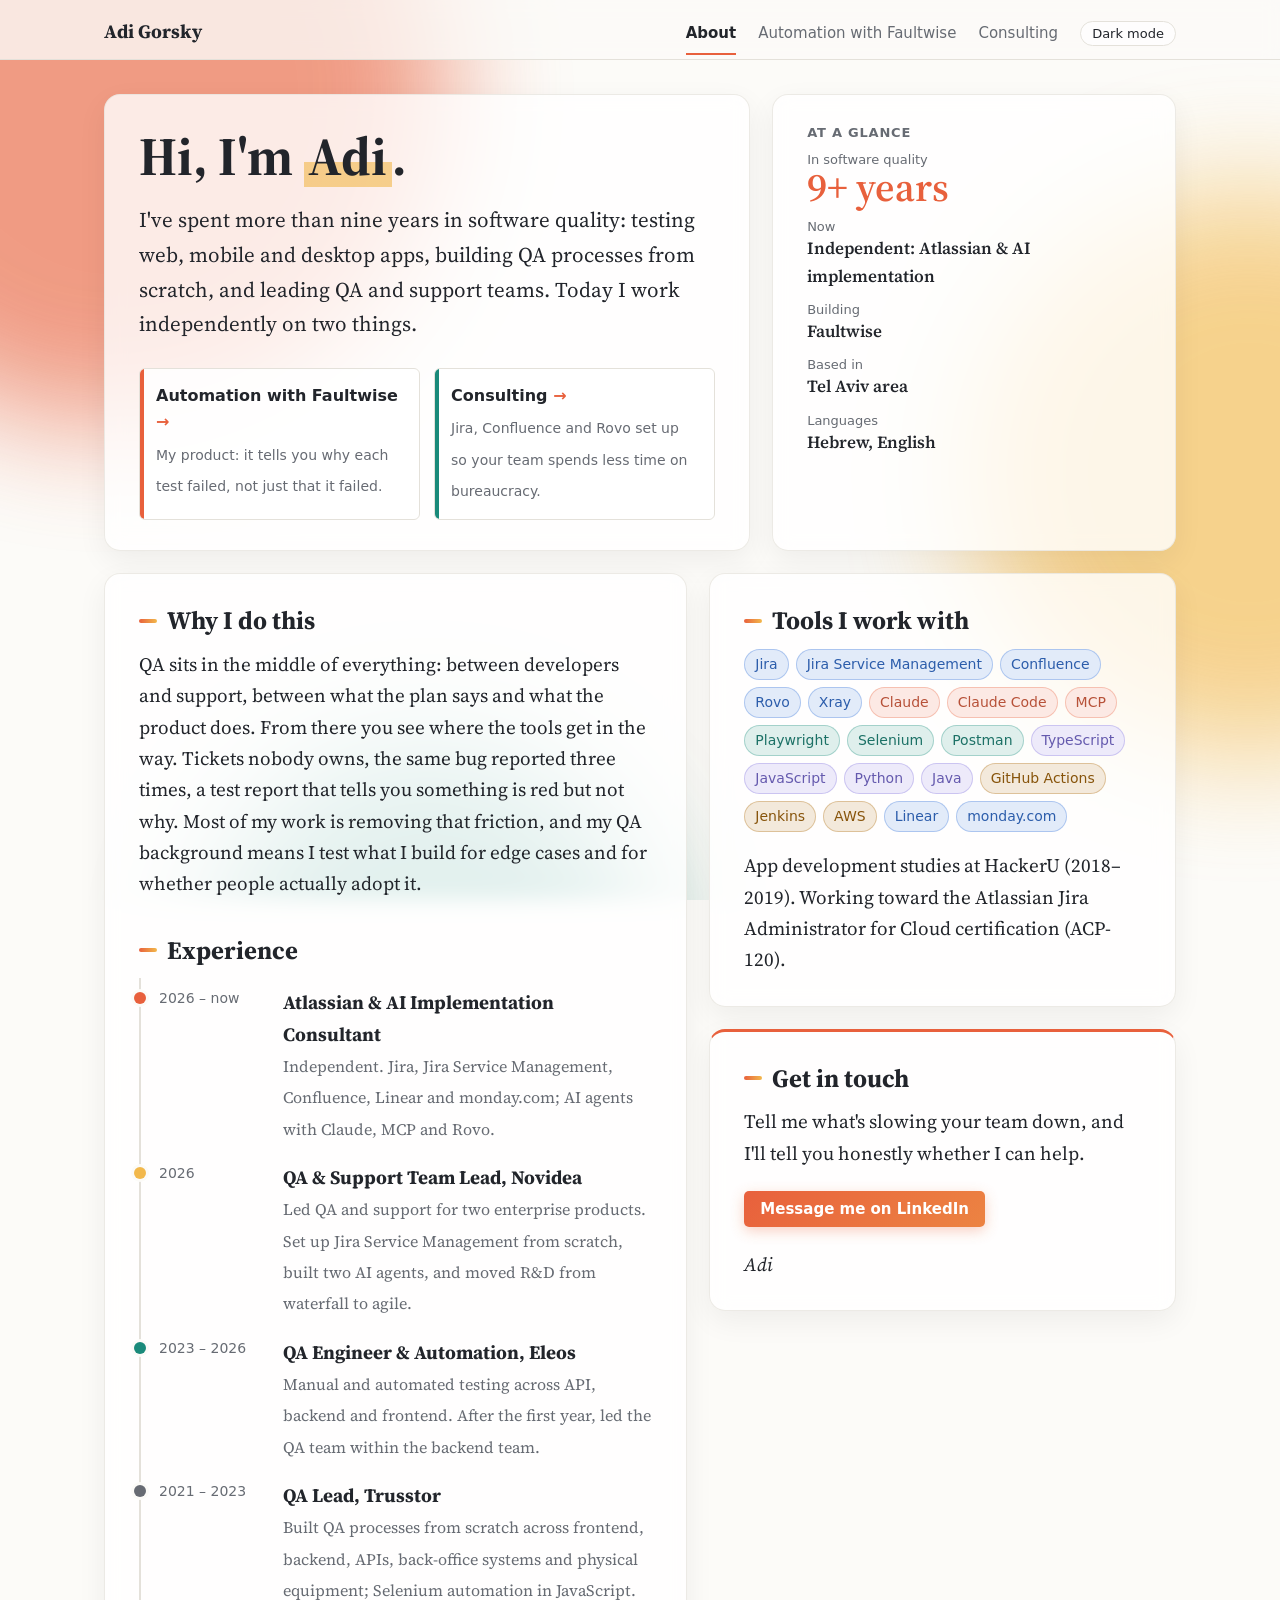
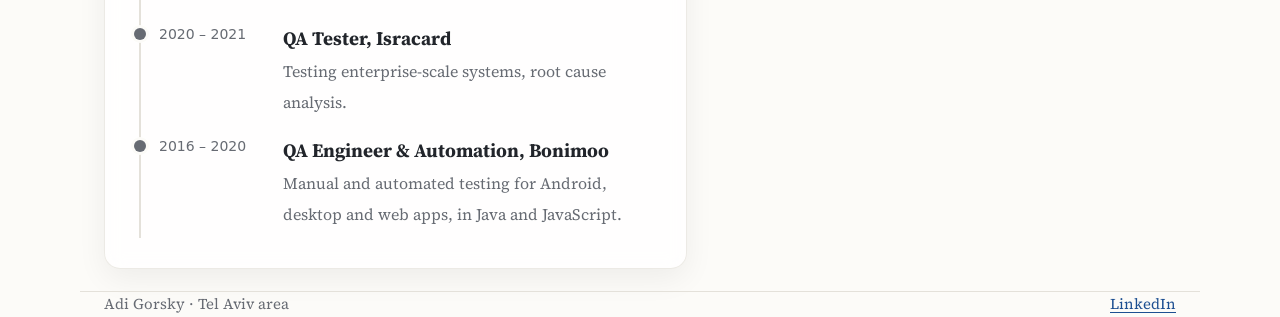
<file: index.html>
<!doctype html>
<html lang="en">
<head>
  <meta charset="utf-8">
  <meta name="viewport" content="width=device-width, initial-scale=1">
  <title>Adi Gorsky · About</title>
  <meta name="description" content="Adi Gorsky: nine years in software quality, now helping teams with Jira, Confluence and AI agents, and building Faultwise.">
  <script>
    try { const t = localStorage.getItem("theme"); if (t) document.documentElement.dataset.theme = t; } catch {}
    // Browsers without cross-page transitions (or a page opened as a local file) get a simple fade instead
    if (!("onpagereveal" in window) || location.protocol === "file:") document.documentElement.classList.add("fx-fallback");
    // Back and forward buttons get a plain fade; only a click on a card grows it into the page
    const markBack = (type, e) => { if (e.viewTransition && type === "traverse") e.viewTransition.types.add("back"); };
    addEventListener("pageswap", (e) => markBack(e.activation && e.activation.navigationType, e));
    addEventListener("pagereveal", (e) => markBack(window.navigation && navigation.activation && navigation.activation.navigationType, e));
  </script>
  <link rel="icon" href="img/faultwise-icon.png">
  <link rel="preconnect" href="https://fonts.googleapis.com">
  <link rel="preconnect" href="https://fonts.gstatic.com" crossorigin>
  <link href="https://fonts.googleapis.com/css2?family=Source+Serif+4:ital,opsz,wght@0,8..60,400;0,8..60,600;0,8..60,700;1,8..60,400&family=IBM+Plex+Mono:wght@400;500&display=swap" rel="stylesheet">
  <link rel="stylesheet" href="css/site.css">
</head>
<body class="page-about">
  <div class="bg" aria-hidden="true"><div class="bg-layer"><span></span><span></span><span></span></div></div>
  <header class="top">
    <div class="top-inner">
      <a class="name" href="index.html">Adi Gorsky</a>
      <div class="top-right">
        <nav class="tabs-nav" aria-label="Pages">
          <a href="index.html" aria-current="page">About</a>
          <a href="faultwise.html">Automation with Faultwise</a>
          <a href="consulting.html">Consulting</a>
        </nav>
        <button class="theme-toggle" id="theme-toggle" type="button">Dark mode</button>
      </div>
    </div>
  </header>

  <main class="wrap">
    <section class="hero">
      <div class="sheet">
        <h1>Hi, I'm <span class="mark">Adi</span>.</h1>
        <p class="opening">I've spent more than nine years in software quality: testing web, mobile and desktop apps, building QA processes from scratch, and leading QA and support teams. Today I work independently on two things.</p>
        <div class="next">
          <a href="faultwise.html"><b>Automation with Faultwise</b><span>My product: it tells you why each test failed, not just that it failed.</span></a>
          <a href="consulting.html"><b>Consulting</b><span>Jira, Confluence and Rovo set up so your team spends less time on bureaucracy.</span></a>
        </div>
      </div>
      <aside class="sheet facts-card" aria-label="At a glance">
        <h3>At a glance</h3>
        <dl>
          <div><dt>In software quality</dt><dd class="big">9+ years</dd></div>
          <div><dt>Now</dt><dd>Independent: Atlassian &amp; AI implementation</dd></div>
          <div><dt>Building</dt><dd>Faultwise</dd></div>
          <div><dt>Based in</dt><dd>Tel Aviv area</dd></div>
          <div><dt>Languages</dt><dd>Hebrew, English</dd></div>
        </dl>
      </aside>
    </section>

    <div class="grid-2 stack">
      <section class="sheet">
        <h2>Why I do this</h2>
        <p>QA sits in the middle of everything: between developers and support, between what the plan says and what the product does. From there you see where the tools get in the way. Tickets nobody owns, the same bug reported three times, a test report that tells you something is red but not why. Most of my work is removing that friction, and my QA background means I test what I build for edge cases and for whether people actually adopt it.</p>

        <h2 style="margin-top:34px">Experience</h2>
        <ul class="cv">
          <li><span class="when">2026 – now</span><span class="role"><b>Atlassian &amp; AI Implementation Consultant</b><span>Independent. Jira, Jira Service Management, Confluence, Linear and monday.com; AI agents with Claude, MCP and Rovo.</span></span></li>
          <li><span class="when">2026</span><span class="role"><b>QA &amp; Support Team Lead, Novidea</b><span>Led QA and support for two enterprise products. Set up Jira Service Management from scratch, built two AI agents, and moved R&amp;D from waterfall to agile.</span></span></li>
          <li><span class="when">2023 – 2026</span><span class="role"><b>QA Engineer &amp; Automation, Eleos</b><span>Manual and automated testing across API, backend and frontend. After the first year, led the QA team within the backend team.</span></span></li>
          <li><span class="when">2021 – 2023</span><span class="role"><b>QA Lead, Trusstor</b><span>Built QA processes from scratch across frontend, backend, APIs, back-office systems and physical equipment; Selenium automation in JavaScript.</span></span></li>
          <li><span class="when">2020 – 2021</span><span class="role"><b>QA Tester, Isracard</b><span>Testing enterprise-scale systems, root cause analysis.</span></span></li>
          <li><span class="when">2016 – 2020</span><span class="role"><b>QA Engineer &amp; Automation, Bonimoo</b><span>Manual and automated testing for Android, desktop and web apps, in Java and JavaScript.</span></span></li>
        </ul>
      </section>

      <div class="stack" style="margin:0">
        <section class="sheet">
          <h2>Tools I work with</h2>
          <ul class="tools">
            <li class="atl">Jira</li><li class="atl">Jira Service Management</li><li class="atl">Confluence</li><li class="atl">Rovo</li><li class="atl">Xray</li>
            <li class="ai">Claude</li><li class="ai">Claude Code</li><li class="ai">MCP</li>
            <li class="qa">Playwright</li><li class="qa">Selenium</li><li class="qa">Postman</li>
            <li class="dev">TypeScript</li><li class="dev">JavaScript</li><li class="dev">Python</li><li class="dev">Java</li>
            <li class="ops">GitHub Actions</li><li class="ops">Jenkins</li><li class="ops">AWS</li>
            <li class="atl">Linear</li><li class="atl">monday.com</li>
          </ul>
          <p>App development studies at HackerU (2018–2019). Working toward the Atlassian Jira Administrator for Cloud certification (ACP-120).</p>
        </section>
        <section class="sheet contact-card">
          <h2>Get in touch</h2>
          <p>Tell me what's slowing your team down, and I'll tell you honestly whether I can help.</p>
          <a class="btn" href="https://www.linkedin.com/in/adi-gorsky-6319bb14b/" target="_blank" rel="noopener">Message me on LinkedIn</a>
          <p class="sign">Adi</p>
        </section>
      </div>
    </div>
  </main>

  <footer class="wrap footer">
    <span>Adi Gorsky · Tel Aviv area</span>
    <span><a href="https://www.linkedin.com/in/adi-gorsky-6319bb14b/" target="_blank" rel="noopener">LinkedIn</a></span>
  </footer>
  <script src="js/app.js"></script>
</body>
</html>
</file>
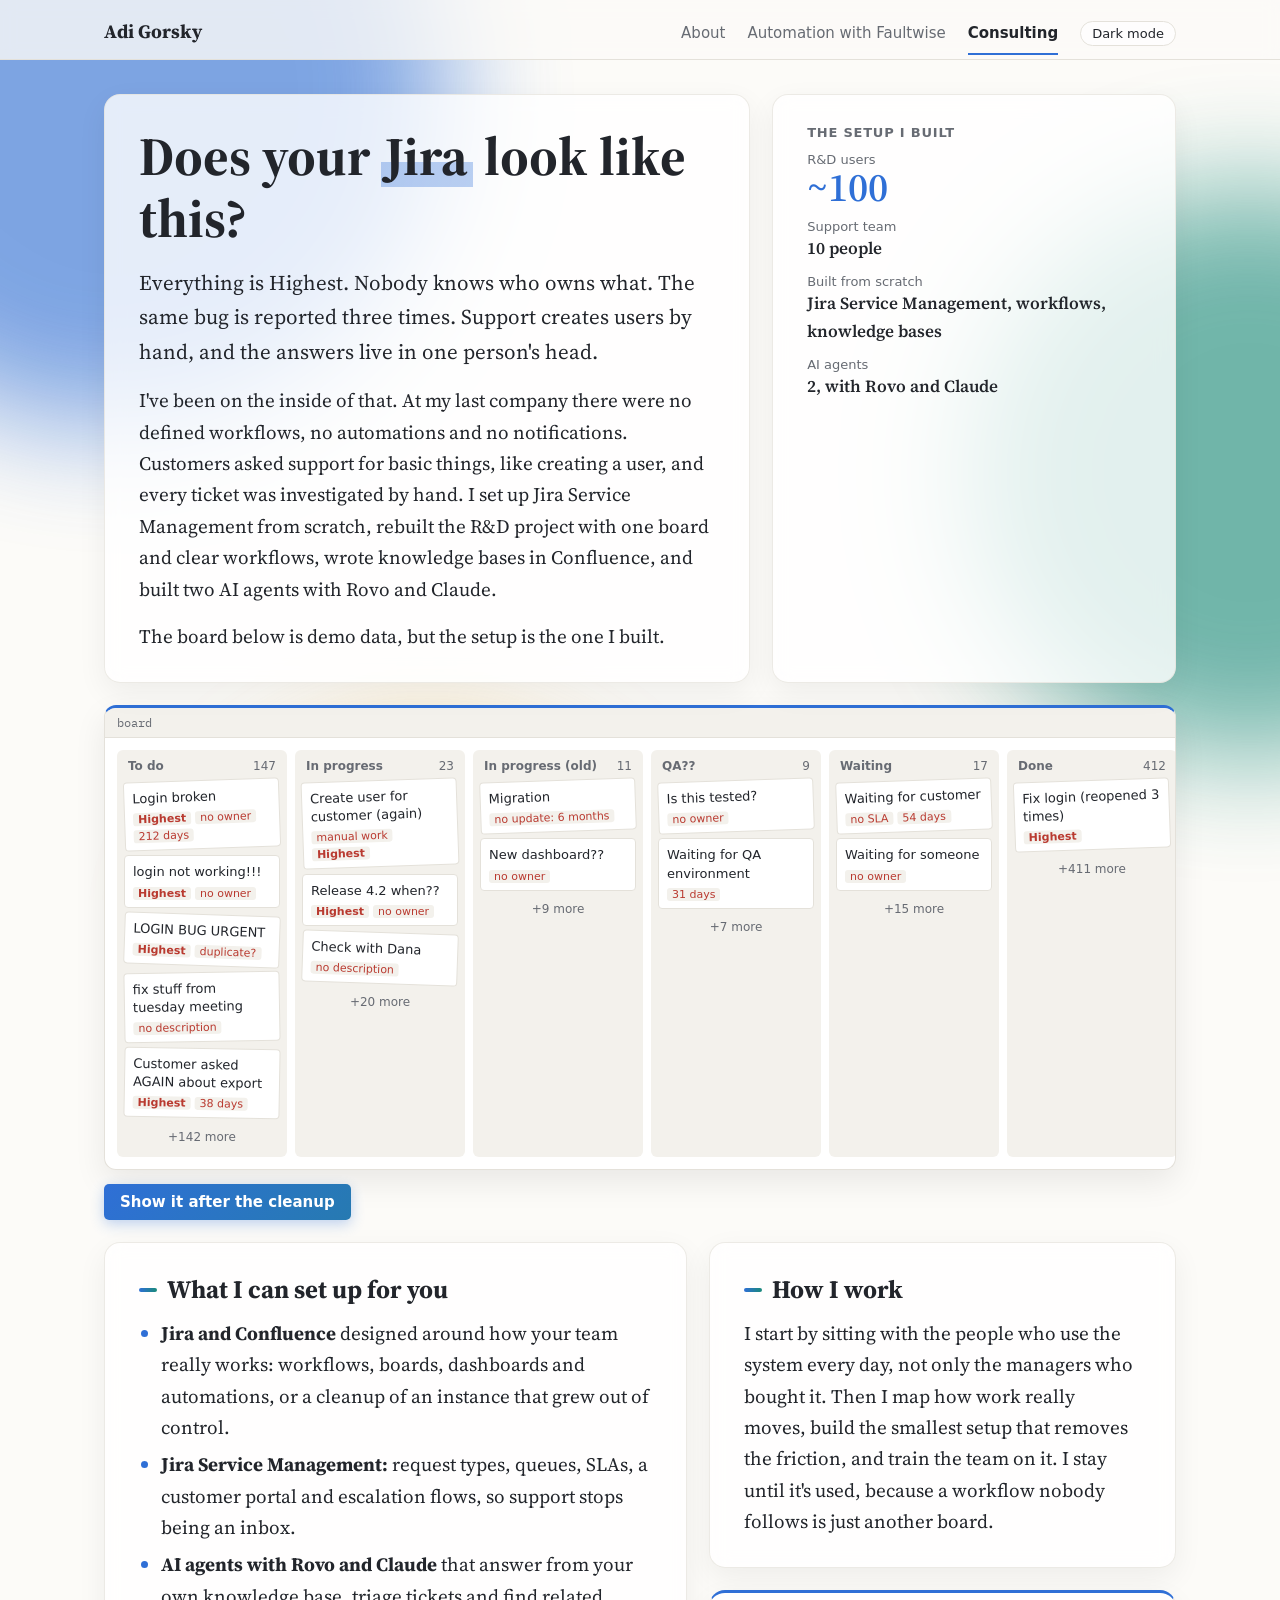
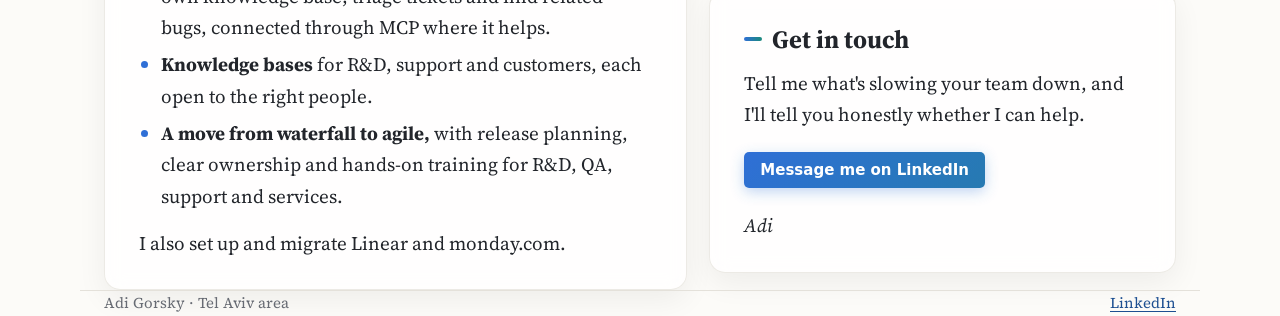
<file: consulting.html>
<!doctype html>
<html lang="en">
<head>
  <meta charset="utf-8">
  <meta name="viewport" content="width=device-width, initial-scale=1">
  <title>Adi Gorsky · Consulting</title>
  <meta name="description" content="Jira, Jira Service Management, Confluence and Rovo set up around how your team works, with automations and AI agents that take over the routine work.">
  <script>
    try { const t = localStorage.getItem("theme"); if (t) document.documentElement.dataset.theme = t; } catch {}
    // Browsers without cross-page transitions (or a page opened as a local file) get a simple fade instead
    if (!("onpagereveal" in window) || location.protocol === "file:") document.documentElement.classList.add("fx-fallback");
    // Back and forward buttons get a plain fade; only a click on a card grows it into the page
    const markBack = (type, e) => { if (e.viewTransition && type === "traverse") e.viewTransition.types.add("back"); };
    addEventListener("pageswap", (e) => markBack(e.activation && e.activation.navigationType, e));
    addEventListener("pagereveal", (e) => markBack(window.navigation && navigation.activation && navigation.activation.navigationType, e));
  </script>
  <link rel="icon" href="img/faultwise-icon.png">
  <link rel="preconnect" href="https://fonts.googleapis.com">
  <link rel="preconnect" href="https://fonts.gstatic.com" crossorigin>
  <link href="https://fonts.googleapis.com/css2?family=Source+Serif+4:ital,opsz,wght@0,8..60,400;0,8..60,600;0,8..60,700;1,8..60,400&family=IBM+Plex+Mono:wght@400;500&display=swap" rel="stylesheet">
  <link rel="stylesheet" href="css/site.css">
</head>
<body class="page-consulting">
  <div class="bg" aria-hidden="true"><div class="bg-layer"><span></span><span></span><span></span></div></div>
  <header class="top">
    <div class="top-inner">
      <a class="name" href="index.html">Adi Gorsky</a>
      <div class="top-right">
        <nav class="tabs-nav" aria-label="Pages">
          <a href="index.html">About</a>
          <a href="faultwise.html">Automation with Faultwise</a>
          <a href="consulting.html" aria-current="page">Consulting</a>
        </nav>
        <button class="theme-toggle" id="theme-toggle" type="button">Dark mode</button>
      </div>
    </div>
  </header>

  <main class="wrap">
    <section class="hero">
      <div class="sheet">
        <h1>Does your <span class="mark">Jira</span> look like this?</h1>
        <p class="opening">Everything is Highest. Nobody knows who owns what. The same bug is reported three times. Support creates users by hand, and the answers live in one person's head.</p>
        <p>I've been on the inside of that. At my last company there were no defined workflows, no automations and no notifications. Customers asked support for basic things, like creating a user, and every ticket was investigated by hand. I set up Jira Service Management from scratch, rebuilt the R&amp;D project with one board and clear workflows, wrote knowledge bases in Confluence, and built two AI agents with Rovo and Claude.</p>
        <p id="jira-intro">The board below is demo data, but the setup is the one I built.</p>
      </div>
      <aside class="sheet facts-card" aria-label="The setup I built">
        <h3>The setup I built</h3>
        <dl>
          <div><dt>R&amp;D users</dt><dd class="big">~100</dd></div>
          <div><dt>Support team</dt><dd>10 people</dd></div>
          <div><dt>Built from scratch</dt><dd>Jira Service Management, workflows, knowledge bases</dd></div>
          <div><dt>AI agents</dt><dd>2, with Rovo and Claude</dd></div>
        </dl>
      </aside>
    </section>

    <div class="stack">
      <div class="demo-wrap">
        <div class="panel jira" id="jira-panel">
          <div class="panel-bar">
            <span class="panel-title" id="jira-title-bar">board</span>
            <div class="tabs" id="jira-tabs" role="tablist" hidden>
              <button role="tab" aria-selected="true" data-tab="board">Board</button>
              <button role="tab" aria-selected="false" data-tab="rules">Automations</button>
              <button role="tab" aria-selected="false" data-tab="kb">Confluence</button>
              <button role="tab" aria-selected="false" data-tab="rovo">Rovo</button>
            </div>
          </div>
          <div class="jira-body" id="jira-body" aria-live="polite"></div>
        </div>
        <p class="swipe">Swipe the board sideways to see every column.</p>
        <div class="demo-actions">
          <button class="btn" id="clean-btn" type="button">Show it after the cleanup</button>
          <button class="link-btn" id="messy-btn" type="button" hidden>show the messy board again</button>
        </div>
      </div>
      <p class="sheet after" id="jira-outcome" hidden>Click through the tabs: the rules that do the routine work, the help article people actually keep up to date, and the Rovo agents answering a customer and spotting a known bug.</p>
    </div>

    <div class="grid-2">
      <section class="sheet">
        <h2>What I can set up for you</h2>
        <ul>
          <li><b>Jira and Confluence</b> designed around how your team really works: workflows, boards, dashboards and automations, or a cleanup of an instance that grew out of control.</li>
          <li><b>Jira Service Management:</b> request types, queues, SLAs, a customer portal and escalation flows, so support stops being an inbox.</li>
          <li><b>AI agents with Rovo and Claude</b> that answer from your own knowledge base, triage tickets and find related bugs, connected through MCP where it helps.</li>
          <li><b>Knowledge bases</b> for R&amp;D, support and customers, each open to the right people.</li>
          <li><b>A move from waterfall to agile,</b> with release planning, clear ownership and hands-on training for R&amp;D, QA, support and services.</li>
        </ul>
        <p>I also set up and migrate Linear and monday.com.</p>
      </section>
      <div class="stack" style="margin:0">
        <section class="sheet">
          <h2>How I work</h2>
          <p>I start by sitting with the people who use the system every day, not only the managers who bought it. Then I map how work really moves, build the smallest setup that removes the friction, and train the team on it. I stay until it's used, because a workflow nobody follows is just another board.</p>
        </section>
        <section class="sheet contact-card">
          <h2>Get in touch</h2>
          <p>Tell me what's slowing your team down, and I'll tell you honestly whether I can help.</p>
          <a class="btn" href="https://www.linkedin.com/in/adi-gorsky-6319bb14b/" target="_blank" rel="noopener">Message me on LinkedIn</a>
          <p class="sign">Adi</p>
        </section>
      </div>
    </div>
  </main>

  <footer class="wrap footer">
    <span>Adi Gorsky · Tel Aviv area</span>
    <span><a href="https://www.linkedin.com/in/adi-gorsky-6319bb14b/" target="_blank" rel="noopener">LinkedIn</a></span>
  </footer>
  <script src="js/app.js"></script>
</body>
</html>
</file>
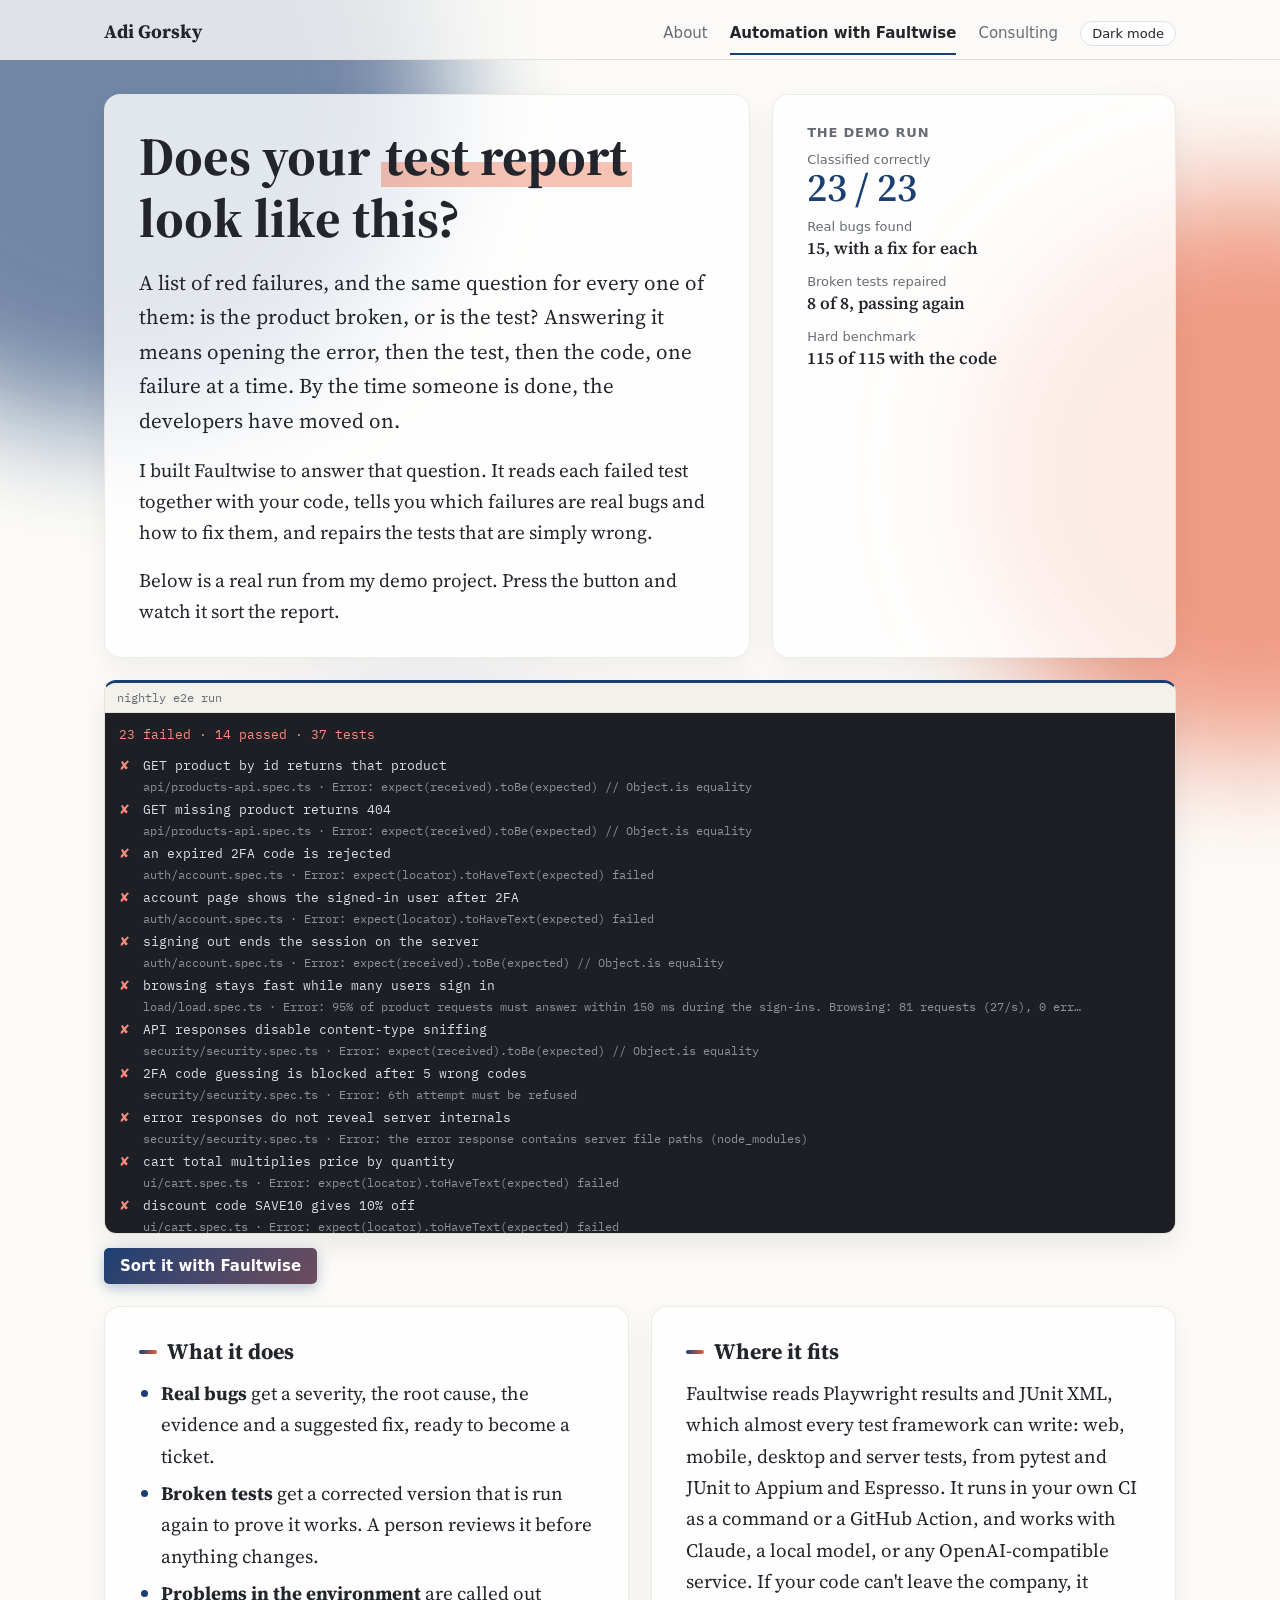
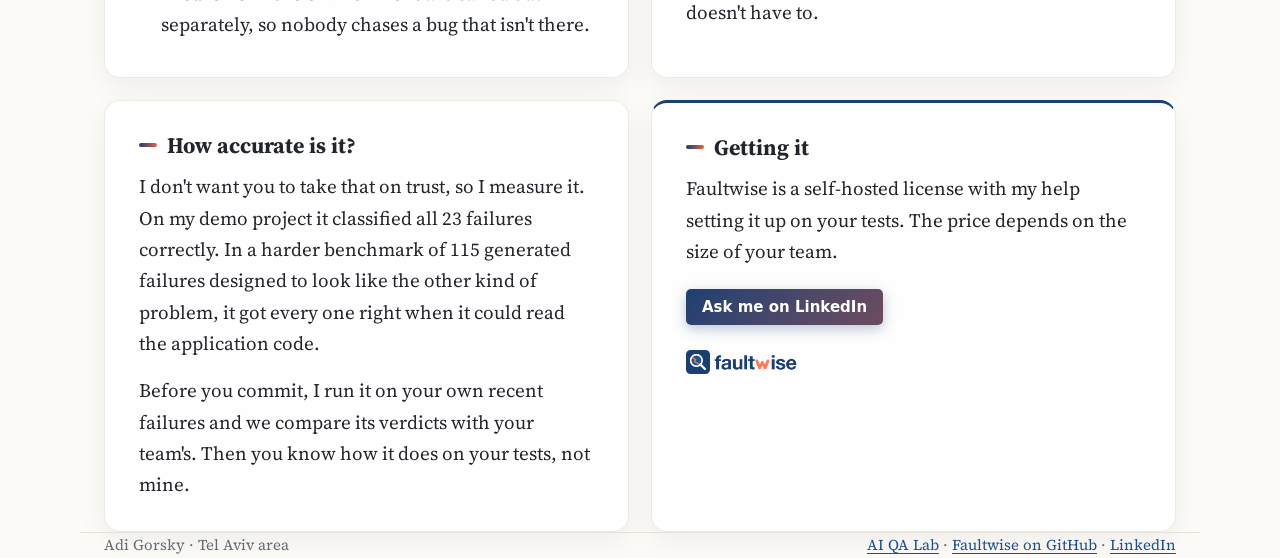
<file: faultwise.html>
<!doctype html>
<html lang="en">
<head>
  <meta charset="utf-8">
  <meta name="viewport" content="width=device-width, initial-scale=1">
  <title>Adi Gorsky · Automation with Faultwise</title>
  <meta name="description" content="Faultwise reads your failed tests together with your code and tells you which are real bugs, why, and how to fix them. Broken tests it repairs.">
  <script>
    try { const t = localStorage.getItem("theme"); if (t) document.documentElement.dataset.theme = t; } catch {}
    // Browsers without cross-page transitions (or a page opened as a local file) get a simple fade instead
    if (!("onpagereveal" in window) || location.protocol === "file:") document.documentElement.classList.add("fx-fallback");
    // Back and forward buttons get a plain fade; only a click on a card grows it into the page
    const markBack = (type, e) => { if (e.viewTransition && type === "traverse") e.viewTransition.types.add("back"); };
    addEventListener("pageswap", (e) => markBack(e.activation && e.activation.navigationType, e));
    addEventListener("pagereveal", (e) => markBack(window.navigation && navigation.activation && navigation.activation.navigationType, e));
  </script>
  <link rel="icon" href="img/faultwise-icon.png">
  <link rel="preconnect" href="https://fonts.googleapis.com">
  <link rel="preconnect" href="https://fonts.gstatic.com" crossorigin>
  <link href="https://fonts.googleapis.com/css2?family=Source+Serif+4:ital,opsz,wght@0,8..60,400;0,8..60,600;0,8..60,700;1,8..60,400&family=IBM+Plex+Mono:wght@400;500&display=swap" rel="stylesheet">
  <link rel="stylesheet" href="css/site.css">
</head>
<body class="page-faultwise">
  <div class="bg" aria-hidden="true"><div class="bg-layer"><span></span><span></span><span></span></div></div>
  <header class="top">
    <div class="top-inner">
      <a class="name" href="index.html">Adi Gorsky</a>
      <div class="top-right">
        <nav class="tabs-nav" aria-label="Pages">
          <a href="index.html">About</a>
          <a href="faultwise.html" aria-current="page">Automation with Faultwise</a>
          <a href="consulting.html">Consulting</a>
        </nav>
        <button class="theme-toggle" id="theme-toggle" type="button">Dark mode</button>
      </div>
    </div>
  </header>

  <main class="wrap">
    <section class="hero">
      <div class="sheet">
        <h1>Does your <span class="mark">test report</span> look like this?</h1>
        <p class="opening">A list of red failures, and the same question for every one of them: is the product broken, or is the test? Answering it means opening the error, then the test, then the code, one failure at a time. By the time someone is done, the developers have moved on.</p>
        <p>I built Faultwise to answer that question. It reads each failed test together with your code, tells you which failures are real bugs and how to fix them, and repairs the tests that are simply wrong.</p>
        <p id="tests-intro">Below is a real run from my demo project. Press the button and watch it sort the report.</p>
      </div>
      <aside class="sheet facts-card" aria-label="The demo run">
        <h3>The demo run</h3>
        <dl>
          <div><dt>Classified correctly</dt><dd class="big">23 / 23</dd></div>
          <div><dt>Real bugs found</dt><dd>15, with a fix for each</dd></div>
          <div><dt>Broken tests repaired</dt><dd>8 of 8, passing again</dd></div>
          <div><dt>Hard benchmark</dt><dd>115 of 115 with the code</dd></div>
        </dl>
      </aside>
    </section>

    <div class="stack">
      <div class="demo-wrap">
        <div class="panel report" id="report">
          <div class="panel-bar"><span class="panel-title" id="report-title">nightly e2e run</span></div>
          <div class="report-body" id="report-body" aria-live="polite"></div>
        </div>
        <div class="demo-actions">
          <button class="btn" id="triage-btn" type="button">Sort it with Faultwise</button>
          <button class="link-btn" id="raw-btn" type="button" hidden>show the raw report again</button>
        </div>
      </div>
      <p class="sheet after" id="tests-outcome" hidden>All 23 verdicts match the answer key I wrote before the run, and the 8 repaired tests pass. The ticket numbers are made up; everything else is the real output. The whole project is open on <a href="https://adidagross.github.io/ai-qa-lab/" target="_blank" rel="noopener">AI QA Lab</a>.</p>
    </div>

    <div class="info">
      <section class="sheet">
        <h2>What it does</h2>
        <ul>
          <li><b>Real bugs</b> get a severity, the root cause, the evidence and a suggested fix, ready to become a ticket.</li>
          <li><b>Broken tests</b> get a corrected version that is run again to prove it works. A person reviews it before anything changes.</li>
          <li><b>Problems in the environment</b> are called out separately, so nobody chases a bug that isn't there.</li>
        </ul>
      </section>
      <section class="sheet">
        <h2>Where it fits</h2>
        <p>Faultwise reads Playwright results and JUnit XML, which almost every test framework can write: web, mobile, desktop and server tests, from pytest and JUnit to Appium and Espresso. It runs in your own CI as a command or a GitHub Action, and works with Claude, a local model, or any OpenAI-compatible service. If your code can't leave the company, it doesn't have to.</p>
      </section>
      <section class="sheet">
        <h2>How accurate is it?</h2>
        <p>I don't want you to take that on trust, so I measure it. On my demo project it classified all 23 failures correctly. In a harder benchmark of 115 generated failures designed to look like the other kind of problem, it got every one right when it could read the application code.</p>
        <p>Before you commit, I run it on your own recent failures and we compare its verdicts with your team's. Then you know how it does on your tests, not mine.</p>
      </section>
      <section class="sheet contact-card">
        <h2>Getting it</h2>
        <p>Faultwise is a self-hosted license with my help setting it up on your tests. The price depends on the size of your team.</p>
        <a class="btn" href="https://www.linkedin.com/in/adi-gorsky-6319bb14b/" target="_blank" rel="noopener">Ask me on LinkedIn</a>
        <p class="fw" style="margin-top:22px">
          <a href="https://github.com/faultwise" target="_blank" rel="noopener">
            <img class="logo-light" src="img/faultwise-logo.png" alt="Faultwise" width="150" height="32">
            <img class="logo-dark" src="img/faultwise-logo-dark.png" alt="Faultwise" width="150" height="32">
          </a>
        </p>
      </section>
    </div>
  </main>

  <footer class="wrap footer">
    <span>Adi Gorsky · Tel Aviv area</span>
    <span><a href="https://adidagross.github.io/ai-qa-lab/" target="_blank" rel="noopener">AI QA Lab</a> · <a href="https://github.com/faultwise" target="_blank" rel="noopener">Faultwise on GitHub</a> · <a href="https://www.linkedin.com/in/adi-gorsky-6319bb14b/" target="_blank" rel="noopener">LinkedIn</a></span>
  </footer>

  <script src="js/report-data.js"></script>
  <script src="js/app.js"></script>
</body>
</html>
</file>
<file: css/site.css>
/* A personal page: one reading column, one typeface, demos as wider "figures". */
:root {
  --paper: #fcfbf8; --ink: #22252b; --muted: #676b73; --rule: #e4e1da; --soft: #f3f1ec; --card: #ffffff;
  --accent: #c4502f; --link: #1d4f91;
  --red: #b93a30; --amber: #9a6200; --green: #2c7a4b; --blue: #2d5ea8;
  --term: #1d1f24; --term-ink: #dcdfe5; --term-dim: #8c919c;
  --serif: "Source Serif 4", Georgia, serif;
  --mono: "IBM Plex Mono", ui-monospace, Menlo, monospace;
  --ui: system-ui, -apple-system, "Segoe UI", sans-serif;
}
@media (prefers-color-scheme: dark) {
  :root:not([data-theme="light"]) {
    --paper: #16171a; --ink: #e6e4df; --muted: #a3a5ab; --rule: #2d2f35; --soft: #1e2025; --card: #1b1d21;
    --accent: #ff8f6e; --link: #9cbcf0;
    --red: #f08a83; --amber: #e0b45c; --green: #7cc49a; --blue: #9cbcf0; --term: #0f1013;
  }
}
:root[data-theme="dark"] {
  --paper: #16171a; --ink: #e6e4df; --muted: #a3a5ab; --rule: #2d2f35; --soft: #1e2025; --card: #1b1d21;
  --accent: #ff8f6e; --link: #9cbcf0;
  --red: #f08a83; --amber: #e0b45c; --green: #7cc49a; --blue: #9cbcf0; --term: #0f1013;
}

* { box-sizing: border-box; }
[hidden] { display: none !important; }
html { scroll-behavior: smooth; }
@media (prefers-reduced-motion: reduce) { html { scroll-behavior: auto; } * { animation: none !important; transition: none !important; } }
body { margin: 0; background: var(--paper); color: var(--ink); font: 19px/1.65 var(--serif); }
a { color: var(--link); text-decoration-thickness: 1px; text-underline-offset: 3px; }
a:hover { color: var(--accent); }
:focus-visible { outline: 2px solid var(--accent); outline-offset: 2px; }

.col { max-width: 680px; margin: 0 auto; padding: 0 22px; }
.top { border-bottom: 1px solid var(--rule); }
.top-inner { max-width: 900px; margin: 0 auto; padding: 18px 22px 0; display: flex; justify-content: space-between; align-items: flex-end; gap: 12px 24px; flex-wrap: wrap; }
.name { color: var(--ink); text-decoration: none; font-weight: 700; font-size: 19px; padding-bottom: 12px; }
.tabs-nav { display: flex; gap: 22px; font: 15px var(--ui); }
.tabs-nav a { color: var(--muted); text-decoration: none; padding: 0 0 11px; border-bottom: 2px solid transparent; }
.tabs-nav a:hover { color: var(--ink); }
.tabs-nav a[aria-current="page"] { color: var(--ink); border-bottom-color: var(--accent); font-weight: 600; }
@media (max-width: 560px) { .tabs-nav { gap: 16px; font-size: 14px; } .name { padding-bottom: 4px; } }
.next { display: grid; grid-template-columns: 1fr 1fr; gap: 14px; margin: 26px 0 8px; font-family: var(--ui); }
.next a { display: block; border: 1px solid var(--rule); border-radius: 6px; padding: 14px 16px; text-decoration: none; color: var(--ink); }
.next a:hover { border-color: var(--accent); }
.next b { display: block; font-size: 16px; margin-bottom: 2px; }
.next span { color: var(--muted); font-size: 14px; }
@media (max-width: 560px) { .next { grid-template-columns: 1fr; } }
.cv { list-style: none; padding: 0; margin: 0 0 16px; }
.cv li { display: grid; grid-template-columns: 110px minmax(0, 1fr); gap: 14px; padding: 9px 0; border-top: 1px solid var(--rule); margin: 0; }
.cv .when { font: 14px var(--ui); color: var(--muted); padding-top: 3px; }
.cv .role b { display: block; }
.cv .role span { color: var(--muted); font-size: 16px; }
@media (max-width: 560px) { .cv li { grid-template-columns: 1fr; gap: 0; } }

h1 { font-size: 40px; line-height: 1.15; margin: 64px 0 18px; font-weight: 700; }
h2 { font-size: 25px; line-height: 1.3; margin: 56px 0 12px; font-weight: 700; scroll-margin-top: 20px; }
p { margin: 0 0 16px; }
.opening { font-size: 21px; }
ul { padding-left: 22px; margin: 0 0 16px; }
li { margin: 6px 0; }
.after { font-size: 16px; color: var(--muted); border-left: 2px solid var(--rule); padding-left: 14px; margin-top: 14px; }
.fw { margin-top: 28px; }
.fw a { text-decoration: none; }
.fw img { height: 24px; width: auto; vertical-align: -5px; margin-right: 2px; }
.sign { font-style: italic; margin-top: 22px; }
.footer { display: flex; justify-content: space-between; flex-wrap: wrap; gap: 8px; margin-top: 72px; padding-top: 18px; padding-bottom: 40px; border-top: 1px solid var(--rule); font-size: 15px; color: var(--muted); }

/* ---- Demos: wider than the text column ---- */
.demo-wrap { max-width: 900px; margin: 8px auto 0; padding: 0 22px; font-family: var(--ui); }
.panel { border: 1px solid var(--rule); border-radius: 6px; overflow: hidden; background: var(--card); }
.panel-bar { display: flex; align-items: center; gap: 8px; padding: 7px 12px; border-bottom: 1px solid var(--rule); background: var(--soft); flex-wrap: wrap; }
.panel-title { font: 12px var(--mono); color: var(--muted); flex: 1; }
.demo-actions { display: flex; align-items: center; gap: 16px; margin: 14px 0 0; flex-wrap: wrap; }
.btn { font: 600 15px var(--ui); color: var(--paper); background: var(--ink); border: 0; border-radius: 5px; padding: 9px 16px; cursor: pointer; }
.btn:disabled { opacity: .55; cursor: progress; }
.link-btn { font: 15px var(--ui); color: var(--link); background: none; border: 0; padding: 0; cursor: pointer; text-decoration: underline; text-underline-offset: 3px; }

/* Report demo */
.report-body { max-height: 520px; overflow-y: auto; }
.raw { background: var(--term); color: var(--term-ink); font: 13px/1.6 var(--mono); padding: 12px 14px; min-height: 400px; }
.raw .sum { color: #ff8a80; margin-bottom: 8px; }
.raw .line { display: grid; grid-template-columns: 16px minmax(0, 1fr) auto; gap: 8px; padding: 2px 0; }
.raw .x { color: #ff8a80; }
.raw .t { white-space: nowrap; overflow: hidden; text-overflow: ellipsis; }
.raw .e { display: block; color: var(--term-dim); font-size: 12px; white-space: nowrap; overflow: hidden; text-overflow: ellipsis; }
.raw .tag { font: 600 11px var(--ui); padding: 1px 6px; border-radius: 3px; align-self: start; margin-top: 2px; opacity: 0; transition: opacity .25s; }
.raw .tag.show { opacity: 1; }
.raw .tag.bug { background: #5a2420; color: #ffb4a8; }
.raw .tag.test { background: #3d3418; color: #ffd98a; }
.raw .line.scan { background: #2a2e37; }

.triaged { padding: 14px 16px; font-size: 15px; }
.tally { margin: 0 0 6px; }
.tally b.bug { color: var(--red); } .tally b.test { color: var(--amber); } .tally b.ok { color: var(--green); }
.group h3 { font: 600 14px var(--ui); margin: 14px 0 4px; color: var(--muted); }
.item { display: grid; grid-template-columns: 76px minmax(0, 1fr) auto; gap: 12px; align-items: start; padding: 9px 0; border-top: 1px solid var(--rule); }
.sev { font: 500 11px var(--mono); text-transform: uppercase; padding-top: 2px; }
.sev.critical { color: var(--red); font-weight: 600; } .sev.high { color: var(--red); } .sev.medium { color: var(--amber); } .sev.low { color: var(--muted); } .sev.fixed { color: var(--green); }
.item .what b { display: block; font-weight: 600; }
.item .what span { color: var(--muted); }
.pill { font: 12px var(--mono); white-space: nowrap; color: var(--muted); }
.pill.ok { color: var(--green); }
@media (max-width: 640px) { .item { grid-template-columns: 1fr; gap: 2px; } }

/* Jira demo */
.tabs { display: flex; gap: 2px; }
.tabs button { font: 13px var(--ui); background: none; border: 0; border-radius: 4px; padding: 4px 9px; color: var(--muted); cursor: pointer; }
.tabs button[aria-selected="true"] { background: var(--card); color: var(--ink); box-shadow: 0 0 0 1px var(--rule); }
.jira-body { padding: 12px; overflow-x: auto; min-height: 420px; font-size: 14px; }
.board { display: grid; grid-auto-flow: column; grid-auto-columns: minmax(170px, 1fr); gap: 8px; min-width: 860px; }
.col-b { background: var(--soft); border-radius: 6px; padding: 7px; }
.col-b h4 { font: 600 12px var(--ui); color: var(--muted); margin: 2px 4px 7px; display: flex; justify-content: space-between; }
.col-b h4 .wip { font-weight: 400; }
.card { background: var(--card); border: 1px solid var(--rule); border-radius: 4px; padding: 7px 8px; margin-bottom: 6px; font-size: 13px; line-height: 1.4; }
.card .key { font: 11px var(--mono); color: var(--muted); }
.card .meta { display: flex; flex-wrap: wrap; gap: 4px; margin-top: 5px; align-items: center; }
.chip { font: 11px var(--ui); padding: 0 5px; border-radius: 3px; background: var(--soft); color: var(--muted); }
.chip.bad { color: var(--red); } .chip.prio { color: var(--red); font-weight: 600; } .chip.good { color: var(--green); } .chip.auto { color: var(--blue); }
.avatar { width: 19px; height: 19px; border-radius: 50%; font: 600 9px/19px var(--ui); text-align: center; color: #fff; margin-left: auto; }
.messy .card { transform: rotate(var(--tilt, 0deg)); }
.messy .more { text-align: center; font-size: 12px; color: var(--muted); padding: 3px; }

.rules { display: grid; gap: 8px; max-width: 820px; }
.rule { display: grid; grid-template-columns: 120px minmax(0, 1fr); border: 1px solid var(--rule); border-radius: 5px; overflow: hidden; }
.rule .rname { background: var(--soft); padding: 9px 11px; font-weight: 600; font-size: 13px; }
.rule .flow { padding: 9px 11px; display: grid; gap: 3px; }
.rule .flow div::before { font: 500 11px var(--mono); display: inline-block; width: 44px; color: var(--muted); }
.rule .w::before { content: "WHEN"; } .rule .i::before { content: "IF"; } .rule .th::before { content: "THEN"; color: var(--green) !important; }
@media (max-width: 640px) { .rule { grid-template-columns: 1fr; } }

.kb { max-width: 760px; }
.kb .crumbs { font-size: 12px; color: var(--muted); }
.kb h3 { font: 700 20px var(--serif); margin: 4px 0 6px; }
.kb .byline { font-size: 13px; color: var(--muted); margin-bottom: 10px; display: flex; gap: 8px; flex-wrap: wrap; align-items: center; }
.kb ol { padding-left: 20px; } .kb li { margin: 3px 0; }
.kb .callout { border-left: 3px solid var(--blue); background: var(--soft); padding: 8px 12px; font-size: 13.5px; }

.chat { max-width: 660px; display: grid; gap: 9px; }
.chat .who { font: 600 12px var(--ui); color: var(--muted); margin-bottom: 2px; }
.msg { padding: 9px 12px; border-radius: 8px; max-width: 88%; opacity: 0; transition: opacity .3s; }
.msg.show { opacity: 1; }
.msg.user { background: var(--soft); justify-self: end; }
.msg.agent { border: 1px solid var(--rule); }
.msg.agent .src { display: block; font-size: 12px; color: var(--blue); margin-top: 5px; }
.chat .sep { font: 12px var(--mono); color: var(--muted); text-align: center; margin: 4px 0; }

.swipe { display: none; font-size: 13px; color: var(--muted); margin: 6px 0 0; }
@media (max-width: 900px) { .swipe { display: block; } }
@media (max-width: 560px) { body { font-size: 18px; } h1 { font-size: 34px; margin-top: 44px; } .opening { font-size: 19px; } }

/* =====================================================================
   Color and motion
   ===================================================================== */
:root { --c1: #e8603c; --c2: #f2b84b; --c3: #1a8a7a; --hl: rgba(242, 184, 75, .6); --blob-opacity: .62; }
.page-faultwise { --c1: #1b3f73; --c2: #e8603c; --c3: #7b6cd9; --hl: rgba(232, 96, 60, .38); }
.page-consulting { --c1: #2f6fd6; --c2: #1a8a7a; --c3: #f2b84b; --hl: rgba(47, 111, 214, .32); }
@media (prefers-color-scheme: dark) { :root:not([data-theme="light"]) { --blob-opacity: .34; --hl: rgba(242, 184, 75, .3); } }
:root[data-theme="dark"] { --blob-opacity: .34; }

/* Drifting shapes behind everything */
.bg { position: fixed; inset: 0; z-index: -1; overflow: hidden; pointer-events: none; }
.bg-layer { position: absolute; inset: -10%; transition: transform .6s ease-out; }
.bg span { position: absolute; border-radius: 50%; filter: blur(60px); opacity: var(--blob-opacity); }
.bg span:nth-child(1) { width: 52vmax; height: 52vmax; background: var(--c1); top: -14%; left: -6%; animation: drift1 26s ease-in-out infinite alternate; }
.bg span:nth-child(2) { width: 44vmax; height: 44vmax; background: var(--c2); top: 26%; right: -8%; animation: drift2 32s ease-in-out infinite alternate; }
.bg span:nth-child(3) { width: 34vmax; height: 34vmax; background: var(--c3); bottom: -18%; left: 22%; animation: drift3 38s ease-in-out infinite alternate; }
@keyframes drift1 { to { transform: translate(18vw, 14vh) scale(1.15); } }
@keyframes drift2 { to { transform: translate(-22vw, -10vh) scale(.9); } }
@keyframes drift3 { to { transform: translate(14vw, -18vh) scale(1.2); } }

/* Text stays readable: a soft paper wash under the reading column */
main > article.col, .top, .footer { position: relative; }
main > article.col::before { content: ""; position: absolute; inset: -10px 6px; background: color-mix(in srgb, var(--paper) 66%, transparent); border-radius: 14px; backdrop-filter: blur(2px); z-index: -1; }
.top { background: color-mix(in srgb, var(--paper) 80%, transparent); backdrop-filter: blur(8px); position: sticky; top: 0; z-index: 5; }

/* Headline marker */
h1 .mark { background: linear-gradient(transparent 58%, var(--hl) 58%, var(--hl) 92%, transparent 92%); padding: 0 .08em; }
h2 { display: flex; align-items: center; gap: 10px; }
h2::before { content: ""; width: 18px; height: 4px; border-radius: 2px; background: linear-gradient(90deg, var(--c1), var(--c2)); flex: none; }

/* Buttons and links in color */
.btn { background: linear-gradient(135deg, var(--c1), color-mix(in srgb, var(--c1) 60%, var(--c2))); color: #fff; box-shadow: 0 4px 14px color-mix(in srgb, var(--c1) 30%, transparent); transition: transform .15s, box-shadow .15s; }
.btn:hover { transform: translateY(-1px); box-shadow: 0 6px 18px color-mix(in srgb, var(--c1) 40%, transparent); }
.tabs-nav a[aria-current="page"] { border-bottom-color: var(--c1); }
.tabs-nav a { position: relative; }
.tabs-nav a::after { content: ""; position: absolute; left: 0; right: 0; bottom: -2px; height: 2px; background: var(--c1); transform: scaleX(0); transition: transform .2s; }
.tabs-nav a:hover::after { transform: scaleX(1); }

/* Cards that respond */
.next a { position: relative; overflow: hidden; background: color-mix(in srgb, var(--card) 85%, transparent); transition: transform .2s, box-shadow .2s, border-color .2s; }
.next a::before { content: ""; position: absolute; left: 0; top: 0; bottom: 0; width: 4px; background: var(--c1); }
.next a + a::before { background: var(--c3); }
.next a:hover { transform: translateY(-3px); box-shadow: 0 10px 24px rgba(0,0,0,.08); }
.next b::after { content: " →"; color: var(--c1); transition: margin .2s; }
.next a:hover b::after { margin-left: 4px; }

/* Timeline with colored dots */
.cv li { position: relative; padding-left: 18px; border-top: 0; border-left: 2px solid var(--rule); }
.cv li::before { content: ""; position: absolute; left: -7px; top: 14px; width: 12px; height: 12px; border-radius: 50%; background: var(--c1); box-shadow: 0 0 0 3px var(--paper); }
.cv li:nth-child(2)::before { background: var(--c2); } .cv li:nth-child(3)::before { background: var(--c3); }
.cv li:nth-child(n+4)::before { background: var(--muted); }
.cv li:hover .role b { color: var(--c1); }

/* Tools as colored tags */
.tools { display: flex; flex-wrap: wrap; gap: 7px; list-style: none; padding: 0; margin: 4px 0 18px; font-family: var(--ui); }
.tools li { margin: 0; font-size: 14px; padding: 3px 10px; border-radius: 999px; background: color-mix(in srgb, var(--c) 14%, var(--card)); color: color-mix(in srgb, var(--c) 75%, var(--ink)); border: 1px solid color-mix(in srgb, var(--c) 30%, transparent); transition: transform .15s; }
.tools li:hover { transform: translateY(-2px); }
.tools .atl { --c: #2f6fd6; } .tools .ai { --c: #e8603c; } .tools .qa { --c: #1a8a7a; } .tools .dev { --c: #7b6cd9; } .tools .ops { --c: #a86400; }

/* Demo frames pick up the page color */
.panel { box-shadow: 0 12px 32px rgba(0,0,0,.08); border-top: 3px solid var(--c1); background: var(--card); }
.after { border-left-color: var(--c3); }
ul:not(.cv):not(.tools) li::marker { color: var(--c1); }

/* Fade in on scroll (JS adds .reveal, then .in) */
.reveal { opacity: 0; transform: translateY(14px); transition: opacity .6s ease, transform .6s ease; }
.reveal.in { opacity: 1; transform: none; }

@media (prefers-reduced-motion: reduce) {
  .bg span { animation: none; }
  .reveal { opacity: 1; transform: none; }
}

/* =====================================================================
   Desktop layout: a wide page with cards ("sheets") over the colors.
   Two columns on wide screens, one column on phones.
   ===================================================================== */
.wrap { max-width: 1120px; margin: 0 auto; padding: 0 24px; }
.top-inner { max-width: 1120px; padding: 16px 24px 0; align-items: center; }
.top-right { display: flex; align-items: flex-end; gap: 22px; }
.top-inner .name { padding-bottom: 12px; }

.sheet { background: color-mix(in srgb, var(--card) 80%, transparent); backdrop-filter: blur(10px); -webkit-backdrop-filter: blur(10px); border: 1px solid color-mix(in srgb, var(--rule) 70%, transparent); border-radius: 16px; padding: 30px 34px; box-shadow: 0 10px 30px rgba(0,0,0,.06); }
.sheet > :first-child, .sheet > h2:first-child { margin-top: 0; }
.sheet > :last-child { margin-bottom: 0; }
.sheet h2 { margin-top: 0; }
.stack { display: grid; gap: 22px; margin: 22px 0; }
.grid-2 { display: grid; grid-template-columns: minmax(0, 1.25fr) minmax(0, 1fr); gap: 22px; align-items: start; }
.grid-2.even { grid-template-columns: 1fr 1fr; }
.hero { display: grid; grid-template-columns: minmax(0, 1.6fr) minmax(260px, 1fr); gap: 22px; align-items: stretch; margin-top: 34px; }
.hero h1 { margin: 0 0 16px; font-size: clamp(36px, 4.4vw, 54px); }
.hero .opening { max-width: 62ch; }
.demo-wrap { max-width: 1120px; padding: 0; margin: 0; }
.demo-wrap .panel { border-radius: 12px; }
p, li { max-width: 70ch; }

/* "At a glance" card */
.facts-card h3 { font: 600 13px var(--ui); text-transform: uppercase; letter-spacing: .06em; color: var(--muted); margin: 0 0 12px; }
.facts-card dl { margin: 0; display: grid; gap: 12px; }
.facts-card dt { font: 13px var(--ui); color: var(--muted); }
.facts-card dd { margin: 0; font-weight: 600; font-size: 17px; }
.facts-card .big { font-size: 40px; line-height: 1; color: var(--c1); }
.contact-card { border-top: 3px solid var(--c1); }
.contact-card .btn { display: inline-block; text-decoration: none; margin-top: 6px; }

/* Faultwise / consulting info blocks */
.info { display: grid; grid-template-columns: 1fr 1fr; gap: 22px; }
.info .sheet h2 { font-size: 22px; }

@media (max-width: 880px) {
  .hero, .grid-2, .grid-2.even, .info { grid-template-columns: 1fr; }
  .sheet { padding: 22px 20px; border-radius: 14px; }
  .wrap { padding: 0 14px; }
  .top-inner { padding: 12px 16px 0; }
}
@media (max-width: 560px) {
  .top-right { width: 100%; justify-content: space-between; }
  .hero { margin-top: 18px; }
}

/* The old single-column wash is replaced by the sheets */
main > article.col::before { display: none; }

/* Light / dark switch */
.theme-toggle { font: 500 13px var(--ui); color: var(--ink); background: color-mix(in srgb, var(--card) 70%, transparent); border: 1px solid var(--rule); border-radius: 999px; padding: 4px 11px; cursor: pointer; margin-bottom: 9px; white-space: nowrap; }
.theme-toggle:hover { border-color: var(--c1); }

/* Logo that follows the chosen theme */
.logo-dark { display: none; }
@media (prefers-color-scheme: dark) { :root:not([data-theme="light"]) .logo-light { display: none; } :root:not([data-theme="light"]) .logo-dark { display: inline; } }
:root[data-theme="dark"] .logo-light { display: none; } :root[data-theme="dark"] .logo-dark { display: inline; }
:root[data-theme="light"] .logo-dark { display: none; } :root[data-theme="light"] .logo-light { display: inline; }

/* Grid children may shrink, so a wide board scrolls inside its frame instead of widening the page */
.stack > *, .grid-2 > *, .hero > *, .info > *, .demo-wrap, .panel { min-width: 0; }
.tabs-nav a { white-space: nowrap; }
.top-inner { position: relative; }
@media (max-width: 560px) {
  .top-inner { padding-top: 12px; }
  .theme-toggle { position: absolute; top: 10px; right: 14px; margin: 0; }
  .top-right { width: 100%; }
  .tabs-nav { width: 100%; gap: 18px; overflow-x: auto; scrollbar-width: none; }
  .tabs-nav::-webkit-scrollbar { display: none; }
}

/* =====================================================================
   Smooth page changes. In browsers that support cross-page view
   transitions, the clicked card on About grows into the next page's top
   card; the header and background stay put; the rest fades and slides.
   ===================================================================== */
@view-transition { navigation: auto; }
.top { view-transition-name: site-header; }
.bg { view-transition-name: site-bg; }
.next a[href="faultwise.html"] { view-transition-name: card-faultwise; }
.next a[href="consulting.html"] { view-transition-name: card-consulting; }
.page-faultwise .hero > .sheet:first-child { view-transition-name: card-faultwise; }
.page-consulting .hero > .sheet:first-child { view-transition-name: card-consulting; }

::view-transition-group(*) { animation-duration: .55s; animation-timing-function: cubic-bezier(.2, .8, .2, 1); }
::view-transition-old(card-faultwise), ::view-transition-old(card-consulting) { animation: .3s ease both vt-fade-out; }
::view-transition-new(card-faultwise), ::view-transition-new(card-consulting) { animation: .45s ease .1s both vt-fade-in; }
::view-transition-old(root) { animation: .28s ease both vt-out; }
::view-transition-new(root) { animation: .5s cubic-bezier(.2, .8, .2, 1) both vt-in; }
@keyframes vt-out { to { opacity: 0; transform: translateY(-10px); } }
@keyframes vt-in { from { opacity: 0; transform: translateY(16px); } }
@keyframes vt-fade-out { to { opacity: 0; } }
@keyframes vt-fade-in { from { opacity: 0; } }

/* Fallback for browsers without cross-page transitions (and local file previews) */
.fx-fallback main { animation: page-enter .5s cubic-bezier(.2, .8, .2, 1) both; }
.fx-fallback.page-leave main { animation: page-leave .24s ease both; }
@keyframes page-leave { to { opacity: 0; transform: translateY(-10px) scale(.99); } }
@keyframes page-enter { from { opacity: 0; transform: translateY(16px); } }

@media (prefers-reduced-motion: reduce) {
  @view-transition { navigation: none; }
  .fx-fallback main { animation: none; }
}

/* Demos: no browser "scroll anchoring" (it made the page jump when the
   explanation under a demo appeared); the explanation itself animates in app.js */
html { overflow-anchor: none; }

/* Page transitions, refined: back/forward is a plain fade (no card morph),
   and the header swaps without cross-fading its labels over each other */
html:active-view-transition-type(back) .next a,
html:active-view-transition-type(back) .hero > .sheet:first-child { view-transition-name: none; }
::view-transition-old(site-header) { display: none; }
::view-transition-new(site-header) { animation: none; }
/* Old page leaves first, new page arrives just after: no two pages on top of each other */
::view-transition-old(root) { animation: .2s ease-in both vt-out; }
::view-transition-new(root) { animation: .45s cubic-bezier(.2, .8, .2, 1) .16s both vt-in; }
::view-transition-old(card-faultwise), ::view-transition-old(card-consulting) { animation: .14s ease-in both vt-fade-out; }
::view-transition-new(card-faultwise), ::view-transition-new(card-consulting) { animation: .4s ease-out .14s both vt-fade-in; }
/* The demo's button row keeps the same height whether it shows the big button or the small link */
.demo-actions { min-height: 36px; }
</file>
